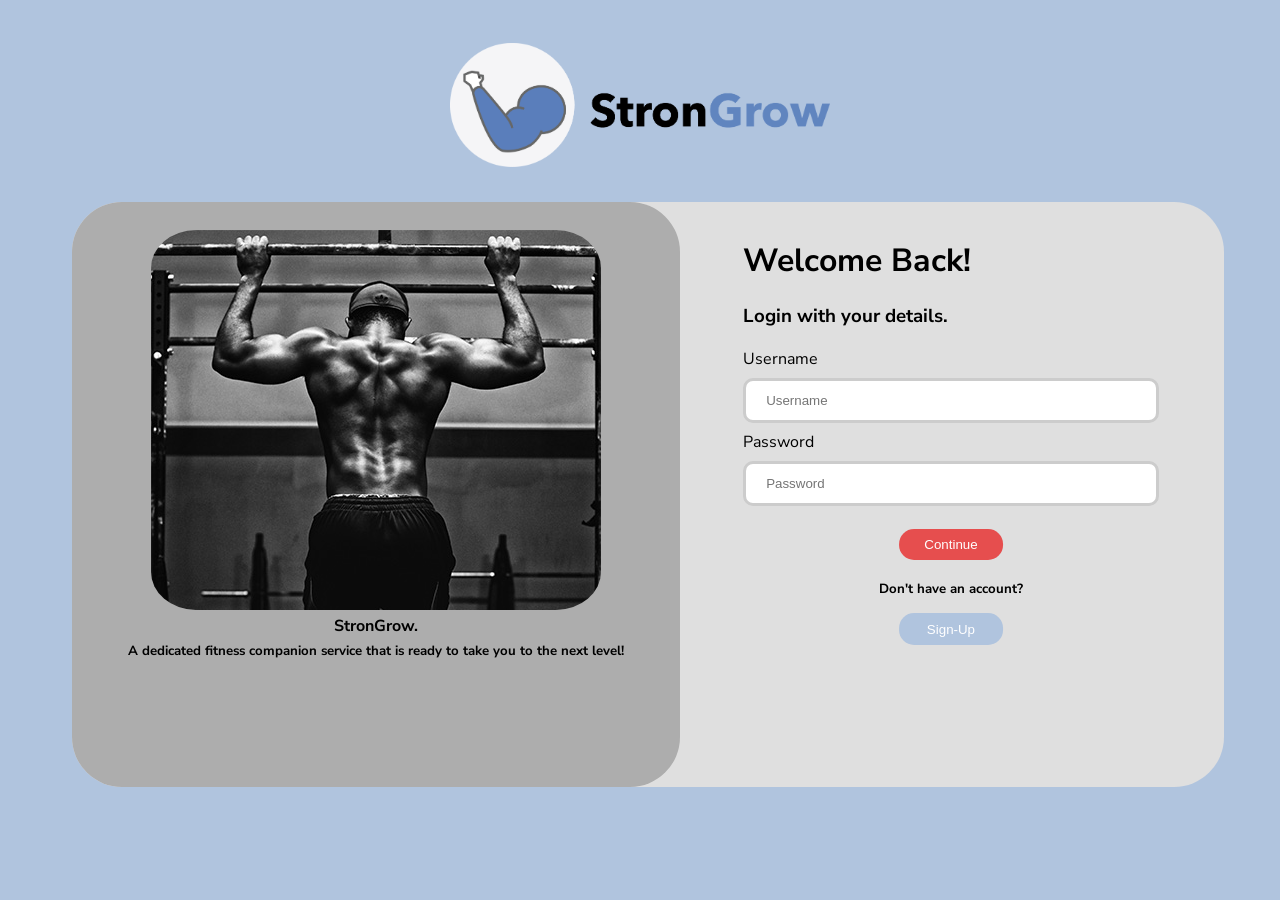
<file: index.html>
<!DOCTYPE html>
<html>

<head>
    <title>StronGrow</title>
    <link rel="stylesheet" href="LP style.css">
    <link href="https://fonts.googleapis.com/css?family=Nunito+Sans&display=swap" rel="stylesheet">
    <meta name="viewport" content="width=device-width, initial-scale=1.0">
</head>

<body>
    <header class="header">
        <img src="StronGrow Logo.png" alt="StronGrow Logo"/>
    </header>

    <div class="backgroundColour"></div>

    <div class="overview" id=change>
            <img src="LP pic.jpg" alt="weekly goals" class="image">
            <h4>StronGrow.</h4>
            <h5>A dedicated fitness companion service that is ready to take you to the next level!</h5>
    </div>

    <div class="sign-up">
        <h1>Hello There!</h1>
        <h3>Sign up for a specialised fitness program tailored to your needs!</h3>
        <form>
            Email Address</br>
            <input type="email" name="email" placeholder="name@email.com"><br>
            Confirm Email Address</br>
            <input type="email" name="confirmEmail" placeholder="name@email.com"><br>
            <input type="button" value="Continue" id="continue" onClick="location.href='S1 index.html'">
        </form>
        <h5>Already have an account?</h5>
        <input type="button" value="Login" id="loginButton" onclick= "moveToLogin()">
    </div>

    <div class="login">
        <h1>Welcome Back!</h1>
        <h3>Login with your details.</h3>
        <form>
            Username</br>
            <input type="input" name="username" placeholder="Username"><br>
            Password</br>
            <input type="password" name="password" placeholder="Password"><br>
            <input type="submit" value="Continue" id="continue">
        </form>
        <h5>Don't have an account?</h5>
        <input type="button" value="Sign-Up" id="signupButton" onclick= "moveToSignup()">
    </div>

    <div class="footer"></div>


    <script src="LP script.js"></script>
</body>

</html>
</file>
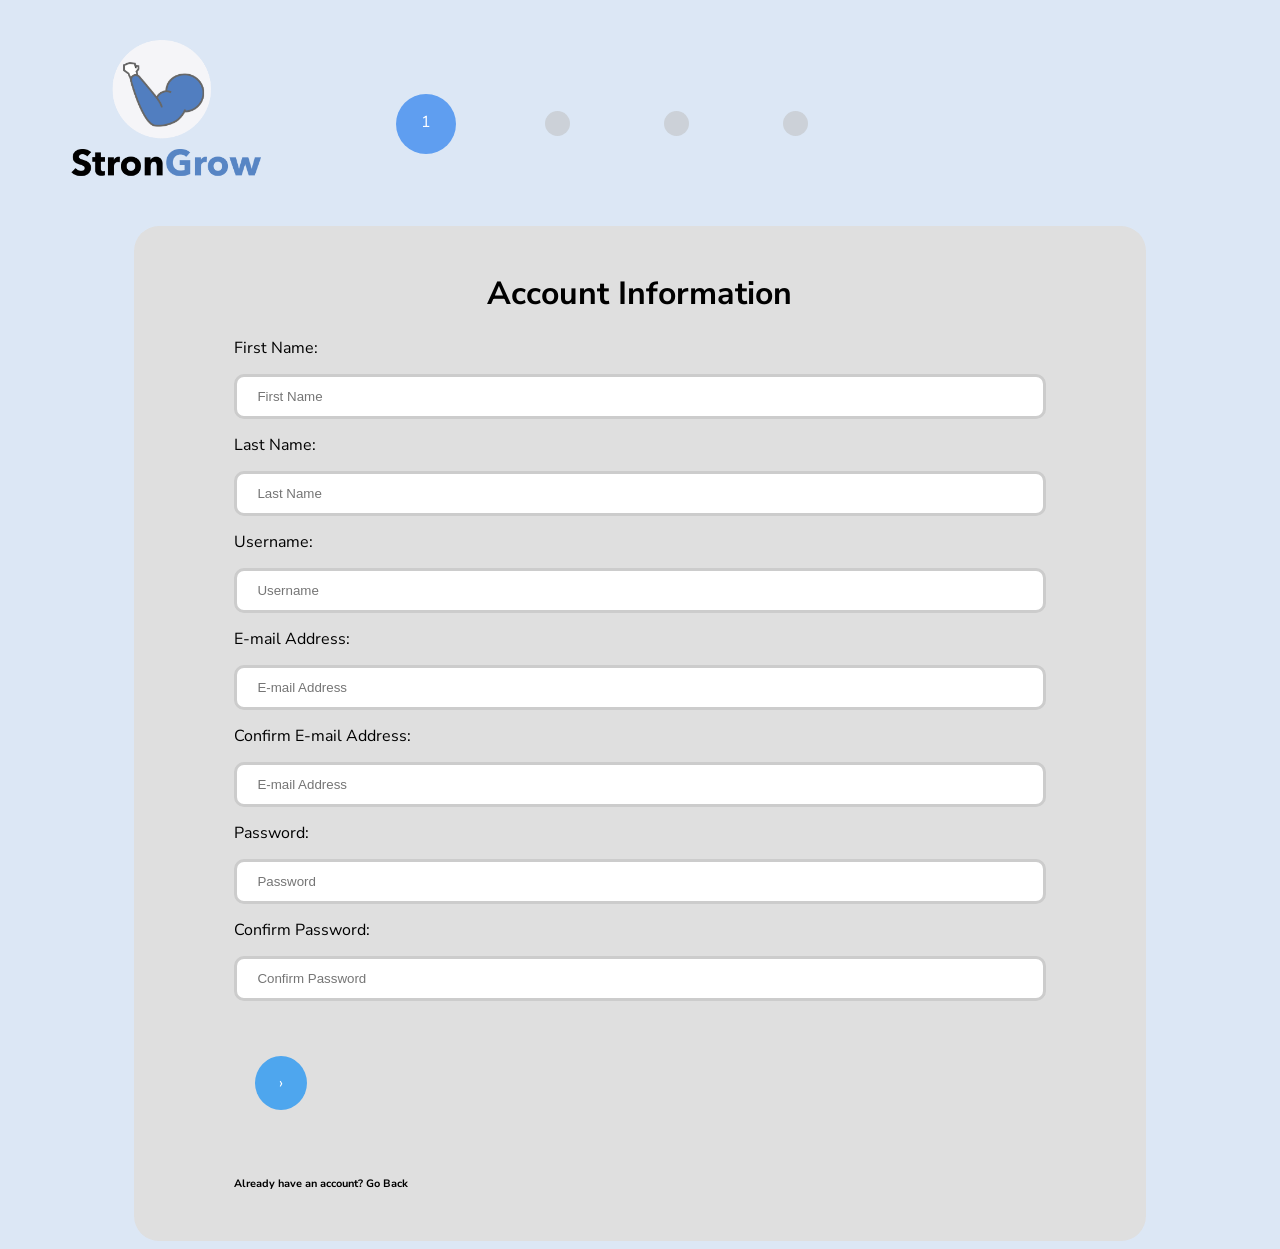
<file: S1 index.html>
<!DOCTYPE html>
<html>

<head>
    <title>StronGrow</title>
    <link rel="stylesheet" href="S1 style.css">
    <link href="https://fonts.googleapis.com/css?family=Nunito+Sans&display=swap" rel="stylesheet">
    <meta name="viewport" content="width=device-width, initial-scale=1.0">
</head>

<body>

    <header class="header">
        <img src="StronGrow Logo Bottom.png" alt="StronGrow Logo"/>
        <div class="steps">
            <span class="step1"> 1 </span>
            <span class="step"></span>
            <span class="step"></span>
            <span class="step"></span>
        </div>
    </header>

    <form class="infoForm">
            <h1>Account Information</h1>
            First Name:</br>
            <input type="input" name="fname" placeholder="First Name" oninput="this.className = '' "><br>
            Last Name:</br>
            <input type="input" name="lname" placeholder="Last Name" oninput="this.className = '' "><br>
            Username:</br>
            <input type="input" name="username" placeholder="Username" oninput="this.className = '' "><br>
            E-mail Address:</br>
            <input type="email"" name="email" placeholder="E-mail Address" oninput="this.className = '' "><br>
            Confirm E-mail Address:</br>
            <input type="email" name="email" placeholder="E-mail Address" oninput="this.className = '' "><br>
            Password:</br>
            <input type="password" name="password" placeholder="Password" oninput="this.className = '' "><br>
            Confirm Password:</br>
            <input type="password" name="password" placeholder="Confirm Password" oninput="this.className = '' "><br>
        <a href="#" id="nextBtn" class="next round" onClick="location.href='S2 index.html'">&#8250;</a>
        
        <h6 onclick="location.href='index.html'" >Already have an account? Go Back </h6>
    </form>

    <script src="S1 script.js"></script>
</body>

</html>
</file>
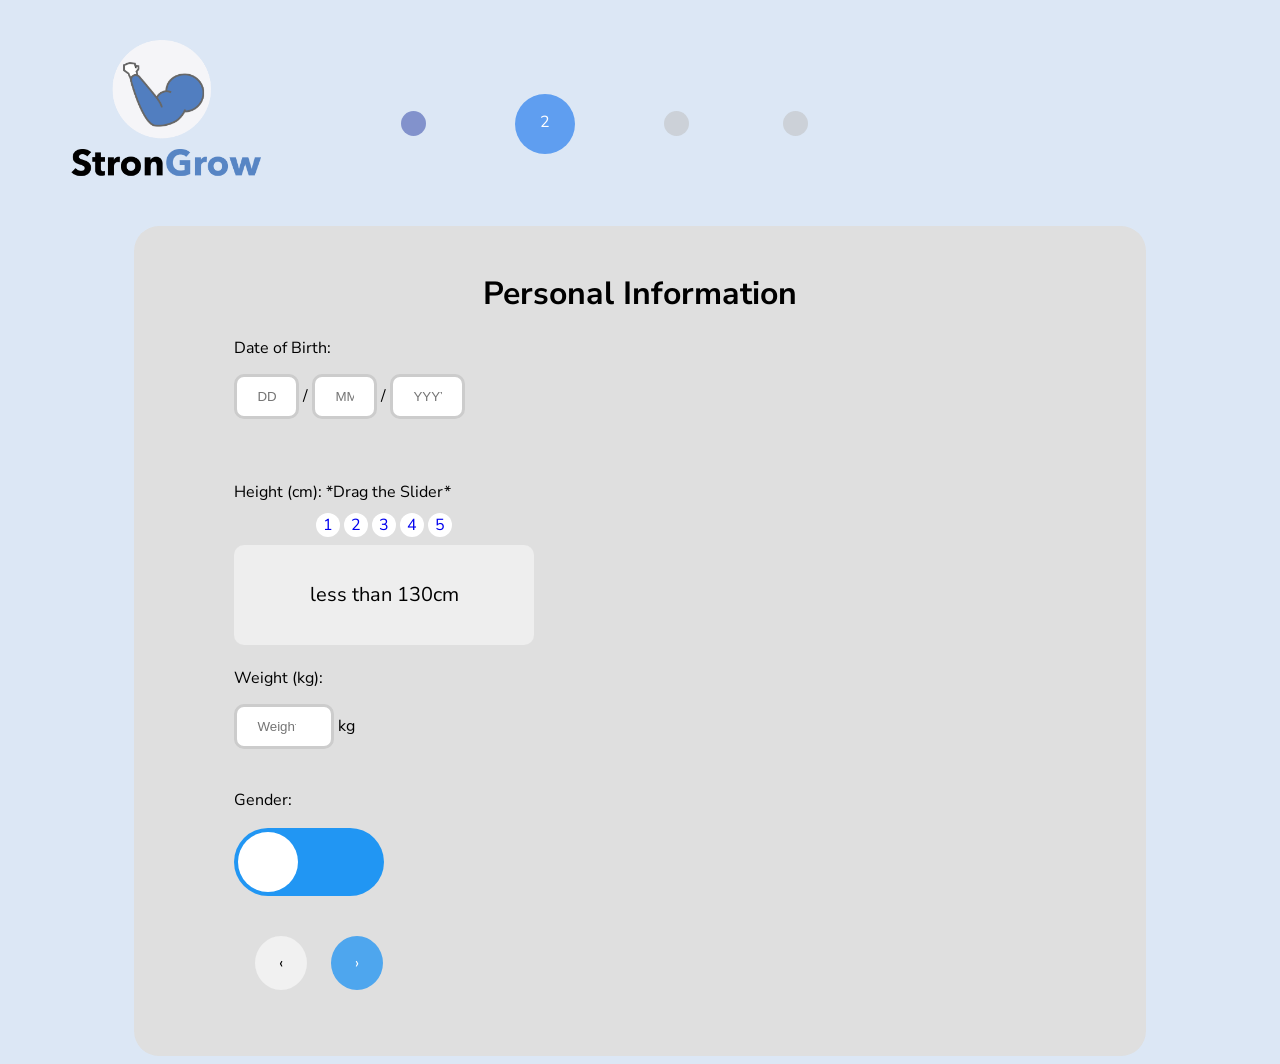
<file: S2 index.html>
<!DOCTYPE html>
<html>

<head>
    <title>StronGrow</title>
    <link rel="stylesheet" href="S2 style.css">
    <link href="https://fonts.googleapis.com/css?family=Nunito+Sans&display=swap" rel="stylesheet">
    <meta name="viewport" content="width=device-width, initial-scale=1.0">
</head>

<body>

    <header class="header">
        <img src="StronGrow Logo Bottom.png" alt="StronGrow Logo"/>
        <div class="steps">
            <span class="stepA"> </span>
            <span class="step1">2</span>
            <span class="step"></span>
            <span class="step"></span>
        </div>
    </header>

    <form class="infoForm">
            <h1>Personal Information</h1>
            Date of Birth:</br>
            <input type="input" name="day" placeholder="DD" oninput="this.className = '' "> / 
            <input type="input" name="month" placeholder="MM" oninput="this.className = '' "> / 
            <input type="input" id="year" name="year" placeholder="YYYY" oninput="this.className = '' ">
            <br></br>
            Height (cm):        *Drag the Slider*
            <div class="slider">
                    <a href="#slide-1">1</a>
                    <a href="#slide-2">2</a>
                    <a href="#slide-3">3</a>
                    <a href="#slide-4">4</a>
                    <a href="#slide-5">5</a>
                  
                    <div class="slides">
                      <div id="slide-1">
                        less than 130cm
                      </div>
                      <div id="slide-2">
                        130-150 cm
                      </div>
                      <div id="slide-3">
                        150 - 170 cm
                      </div>
                      <div id="slide-4">
                        170 - 190 cm
                      </div>
                      <div id="slide-5">
                        more than 190cm
                      </div>
                    </div>
                  </div><br>
                  Weight (kg):</br>
            <input type="number" name="weight" placeholder="Weight" oninput="this.className = '' ">  kg<br>
            Gender:</br>
            <label class="switch">
                    <input type="checkbox">
                    <span class="sliders round"></span>
            </label>

            <div style="overflow:auto;">
                <a type="button" id="prevBtn" onclick="location.href='S1 index.html'">&#8249;</a>
                <a type="button" id="nextBtn" onclick="location.href='S3 index.html'">&#8250;</a>
            </div>
    </form>

    <script src="S1 script.js"></script>
</body>

</html>
</file>
<file: LP style.css>
* {
    box-sizing:border-box;
}

body {
    background-color: lightsteelblue;
    font-family: 'Nunito Sans', sans-serif;
    align-content: center;
}

.header img {
    display: block;
    width: 100%;
    margin: 1rem auto;
    padding-top: 1.5%;
    padding-left: 35%;
    padding-right: 35%;
    padding-bottom: 1.5%;
}

.backgroundColour {
    z-index: 0;
    position: absolute;
    max-width: 90%;
    max-height: 65%;
    width: 90%;
    height: 65%;
    border-radius: 50px;
    background:rgb(223, 223, 223);
    margin-left: 5%;
    margin-right: 5%;
    margin-bottom: 30px;
}

.image {
    display: block;
    margin-left: auto;
    margin-right: auto;
    margin-top: 2.5%;
    width: 450px;
    height: 380px;
    border-radius: 10%;
    max-width: 100%;
    background-size: cover;
  }
  

.login {
    position: relative;
    max-width: 40%;
    max-height:60%;
    width: 40%;
    height: 60%;
    z-index: 1;
    float: left;
    display: block;
    margin-left: 5%;
    margin-right: 5%;
    margin-bottom: 50px;
    padding-top: 15px;
    padding-left: 40px;
    padding-right: 50px;
}

.sign-up {
    position: relative;
    z-index: 1;
    float: left;
    max-width: 40%;
    max-height:60%;
    width: 40%;
    height: 60%;
    display: block;
    margin-left: 5%;
    margin-right: 5%;
    margin-bottom: 50px;
    padding-top: 15px;
    padding-left: 50px;
    padding-right: 40px;

}

.overview {
    position: absolute;
    z-index: 4;
    float: left;
    max-width: 47.5%;
    max-height: 65%;
    width: 47.5%;
    height: 65%;
    display: block;
    border-radius: 50px;
    background:rgb(173, 173, 173);
    margin-left: 5%;
    margin-right: 5%;
    margin-bottom: 50px;
    padding-top: 15px;
    padding-left: 50px;
    padding-right: 50px;
    transition-property: all;
    transition-duration: 0.5s;
    transition-timing-function: ease-in-out;
}

h5, h4{
    z-index: 1;
    text-align: center;
    margin-top: 5px;
    margin-bottom: 5px;
}

input[type= input] {
    z-index: 1;
    width: 100%;
    padding: 12px 20px;
    margin: 8px 0;
    display: inline-block;
    border: 3px solid #ccc;
    border-radius: 10px;
    box-sizing: border-box;
}

input[type= email] {
    z-index: 1;
    width: 100%;
    padding: 12px 20px;
    margin: 8px 0;
    display: inline-block;
    border: 3px solid #ccc;
    border-radius: 10px;
    box-sizing: border-box;
}

input[type= password] {
    z-index: 1;
    width: 100%;
    padding: 12px 20px;
    margin: 8px 0;
    display: inline-block;
    border: 3px solid #ccc;
    border-radius: 10px;
    box-sizing: border-box;
}

input[type=button] {
    z-index: 1;
    position: relative;
    left: 50%;
    transform: translateX(-50%);
    width: 25%;
    background-color: #E64E4E;
    color: white;
    padding: 2%;
    margin: 15px auto;
    border: none;
    border-radius: 15px;
    cursor: pointer;
  }

input[type=submit] {
    z-index: 1;
    position: relative;
    left: 50%;
    transform: translateX(-50%);
    width: 25%;
    background-color: #E64E4E;
    color: white;
    padding: 2%;
    margin: 15px auto;
    border: none;
    border-radius: 15px;
    cursor: pointer;
  }

  input[id=loginButton] {
    z-index: 1;
    position: relative;
    left: 50%;
    transform: translateX(-50%);
    width: 25%;
    background-color: lightsteelblue;
    color: white;
    padding: 2%; 
    margin-top: 10px;
    margin-bottom: 5px;
    border: none;
    border-radius: 15px;
    cursor: pointer;
  }

  input[id=signupButton] {
    z-index: 1;
    position: relative;
    left: 50%;
    transform: translateX(-50%);
    width: 25%;
    background-color: lightsteelblue;
    color: white;
    padding-top: 2%; 
    padding-bottom: 2%;
    margin-top: 10px;
    margin-bottom: 5px;
    border: none;
    border-radius: 15px;
    cursor: pointer;
  }

input[type=submit]:hover {
    z-index: 1;
    background-color: rgb(218, 44, 0);
    transition: 0.5s;
}

input[type=button]:hover {
    z-index: 1;
    background-color: #E64E4E;
    transition: 0.5s;
}

input[type=input]:focus {
    z-index: 1;
    border: 3px solid lightskyblue;
    outline: none;
    transition: 1s;
}

input[type=email]:focus {
    z-index: 1;
    border: 3px solid lightskyblue;
    outline: none;
    transition: 1s;
}

input[type=password]:focus {
    z-index: 1;
    border: 3px solid lightskyblue;
    outline: none;
    transition: 1s;
}


@media only screen and (max-width: 768px) {
    h1 {
        font-size:20px;
    }
    h4 {
        font-size: 20px;
        z-index: 1;
        text-align: center;
        margin-top: 5px;
        margin-bottom: 5px;
    }
    h5 {
        font-size: 10px;
    }

    h3 {
        font-size: 10px;
    }

    input[type=button] {
        z-index: 1;
        position: relative;
        left: 50%;
        transform: translateX(-50%);
        width: 55px;
        background-color: #E64E4E;
        color: white;
        padding: 2%;
        margin: 15px auto;
        border: none;
        border-radius: 15px;
        cursor: pointer;
      }
    
    input[type=submit] {
        z-index: 1;
        position: relative;
        left: 50%;
        transform: translateX(-50%);
        width: 55px;
        background-color: #E64E4E;
        color: white;
        padding: 2%;
        margin: 15px auto;
        border: none;
        border-radius: 15px;
        cursor: pointer;
      }
    
      input[id=loginButton] {
        z-index: 1;
        position: relative;
        left: 50%;
        transform: translateX(-50%);
        width: 55px;
        background-color: lightsteelblue;
        color: white;
        padding: 2%; 
        margin-top: 10px;
        margin-bottom: 5px;
        border: none;
        border-radius: 15px;
        cursor: pointer;
      }
    
      input[id=signupButton] {
        z-index: 1;
        position: relative;
        left: 50%;
        transform: translateX(-50%);
        width: 55px;
        background-color: lightsteelblue;
        color: white;
        padding-top: 2%; 
        padding-bottom: 2%;
        margin-top: 10px;
        margin-bottom: 5px;
        border: none;
        border-radius: 15px;
        cursor: pointer;
      }

      .image {
        margin-top: 100%;
        display: block;
        width: 450px;
        height: auto;
        border-radius: 10%;
        max-width: 100%;
        background-size: cover;
      }
}
</file>
<file: S1 style.css>
* {
    box-sizing:border-box;
}

body {
    background-color: rgb(220, 231, 245);
    font-family: 'Nunito Sans', sans-serif;
    align-content: center;
}

h1 {
    text-align: center;
}


.header img {
    position: relative;
    width: 20%;
    height: 20%;
    float: left;
    display: block;
    margin-left: 2.5%;
    margin-bottom: 2.5%;
    padding-top: 2.5%;
    padding-left: 2.5%;
    padding-right: 2.5%;
}

.header div {
    position: relative;
    float: left;
    text-align: center;
    margin-top: 5%;
    margin-right: 2.5%;
    margin-bottom: 2.5%;
    padding-top: 2.5%;
    padding-left: 5%;
    padding-right: 5%;
    padding-bottom: 2.5%;
}

.step1 {
    height: 60px;
    width: 60px;
    margin: 0 40px;
    background-color: #5f9ef0;
    border: none;  
    border-radius: 50%;
    display: inline-block;
    color: white;
    text-align: center;
    padding-top: 3.5%;
    transform: translateY(-15%);
}

.step {
    height: 25px;
    width: 25px;
    margin: 0 45px;
    background-color: #bbbbbb;
    border: none;  
    border-radius: 50%;
    display: inline-block;
    opacity: 0.5;
}

a {
    margin-top: 5%;
    margin-left: 2.5%;
    margin-bottom: 5%;
    align-content: center;
    text-decoration: none;
    display: inline-block;
    padding: 16px 24px;
  }
  
h6:hover {
    color: darkblue;
    transition: 0.5s;
    text-decoration: underline;
}

a:hover {
    background-color: rgb(211, 33, 33);
    color: black;
    transition: 0.5s;
  }
  
.previous {
    background-color: #f1f1f1;
    color: black;
  }
  
.next {
    background-color: rgb(78, 166, 238);
    color: white;
  }
  
.round {
    border-radius: 50%;
}

.infoForm {
    float: left;
    display: block;
    margin-left: 10%;
    margin-right: 10%;
    border-radius: 25px;
    background:rgb(223, 223, 223);
    padding-top: 25px;
    padding-left: 100px;
    padding-right: 100px;
    padding-bottom: 25px;
    min-width: 300px;
    max-width: 80%;
    width: 80%;
}

input[type= input] {
    width: 100%;
    padding: 12px 20px;
    margin: 15px 0;
    display: inline-block;
    border: 3px solid #ccc;
    border-radius: 10px;
    box-sizing: border-box;
}

input[type= email] {
    width: 100%;
    padding: 12px 20px;
    margin: 15px 0;
    display: inline-block;
    border: 3px solid #ccc;
    border-radius: 10px;
    box-sizing: border-box;
}

input[type= password] {
    width: 100%;
    padding: 12px 20px;
    margin: 15px 0;
    display: inline-block;
    border: 3px solid #ccc;
    border-radius: 10px;
    box-sizing: border-box;
}

input[type=input]:focus {
    z-index: 1;
    border: 3px solid lightskyblue;
    outline: none;
    transition: 1s;
}

input[type=email]:focus {
    z-index: 1;
    border: 3px solid lightskyblue;
    outline: none;
    transition: 1s;
}

input[type=password]:focus {
    z-index: 1;
    border: 3px solid lightskyblue;
    outline: none;
    transition: 1s;
}

input.invalid {
    background-color: #ffdddd;
  }

  @media only screen and (max-width: 768px) {
    h1 {
        font-size:20px;
    }
    h4 {
        font-size: 20px;
        z-index: 1;
        text-align: center;
        margin-top: 5px;
        margin-bottom: 5px;
    }
    h5 {
        font-size: 10px;
    }

    h3 {
        font-size: 10px;
    }

    input[type=button] {
        z-index: 1;
        position: relative;
        left: 50%;
        transform: translateX(-50%);
        width: 55px;
        background-color: #E64E4E;
        color: white;
        padding: 2%;
        margin: 15px auto;
        border: none;
        border-radius: 15px;
        cursor: pointer;
      }
    
    input[type=submit] {
        z-index: 1;
        position: relative;
        left: 50%;
        transform: translateX(-50%);
        width: 55px;
        background-color: #E64E4E;
        color: white;
        padding: 2%;
        margin: 15px auto;
        border: none;
        border-radius: 15px;
        cursor: pointer;
      }
    
      input[id=loginButton] {
        z-index: 1;
        position: relative;
        left: 50%;
        transform: translateX(-50%);
        width: 55px;
        background-color: lightsteelblue;
        color: white;
        padding: 2%; 
        margin-top: 10px;
        margin-bottom: 5px;
        border: none;
        border-radius: 15px;
        cursor: pointer;
      }
    
      input[id=signupButton] {
        z-index: 1;
        position: relative;
        left: 50%;
        transform: translateX(-50%);
        width: 55px;
        background-color: lightsteelblue;
        color: white;
        padding-top: 2%; 
        padding-bottom: 2%;
        margin-top: 10px;
        margin-bottom: 5px;
        border: none;
        border-radius: 15px;
        cursor: pointer;
      }

      .image {
        margin-top: 100%;
        display: block;
        width: 450px;
        height: auto;
        border-radius: 10%;
        max-width: 100%;
        background-size: cover;
      }

      .step1 {
        height: 50px;
        width: 50px;
        margin-right: 20px;
        background-color: #5f9ef0;
        border: none;  
        border-radius: 50%;
        display: inline-block;
        color: white;
        text-align: center;
        padding-top: 3.5%;
        transform: translateY(-15%);
    }
    
    .step {
        height: 25px;
        width: 25px;
        margin-right: 30px;
        background-color: #bbbbbb;
        border: none;  
        border-radius: 50%;
        display: inline-block;
        opacity: 0.5;
    }

        .header img {
            display: block;
            width: 40%;
            height: auto;
            border-radius: 10%;
            margin-left:30%;
            margin-right:auto;
            margin-bottom:1%;
            margin-top:5%;
        }
}
</file>
<file: S2 style.css>
* {
    box-sizing:border-box;
}

body {
    background-color: rgb(220, 231, 245);
    font-family: 'Nunito Sans', sans-serif;
    align-content: center;
}

h1 {
    text-align: center;
}

.header img {
  position: relative;
  width: 20%;
  height: 20%;
  float: left;
  display: block;
  margin-left: 2.5%;
  margin-bottom: 2.5%;
  padding-top: 2.5%;
  padding-left: 2.5%;
  padding-right: 2.5%;
}

.header div {
  position: relative;
  float: left;
  text-align: center;
  margin-top: 5%;
  margin-right: 2.5%;
  margin-bottom: 2.5%;
  padding-top: 2.5%;
  padding-left: 5%;
  padding-right: 5%;
  padding-bottom: 2.5%;
}

.step1 {
  height: 60px;
  width: 60px;
  margin: 0 40px;
  background-color: #5f9ef0;
  border: none;  
  border-radius: 50%;
  display: inline-block;
  color: white;
  text-align: center;
  padding-top: 3.5%;
  transform: translateY(-15%);
}

.step {
  height: 25px;
  width: 25px;
  margin: 0 45px;
  background-color: #bbbbbb;
  border: none;  
  border-radius: 50%;
  display: inline-block;
  opacity: 0.5;
}

.stepA {
    height: 25px;
    width: 25px;
    margin: 0 45px;
    background-color: #273da3;
    border: none;  
    border-radius: 50%;
    display: inline-block;
    opacity: 0.5;
}


#prevBtn:hover {
    background-color: rgb(211, 33, 33);
    color: black;
    transition: 0.5s;
  }

#nextBtn:hover {
    background-color: rgb(211, 33, 33);
    color: black;
    transition: 0.5s;
  }

#prevBtn {
    background-color: #f1f1f1;
    color: black;
    margin-top: 5%;
    margin-left: 2.5%;
    margin-bottom: 5%;
    align-content: center;
    text-decoration: none;
    display: inline-block;
    padding: 16px 24px;
    border-radius: 50%;
  }
  
#nextBtn {
    background-color: rgb(78, 166, 238);
    color: white;
    margin-top: 5%;
    margin-left: 2.5%;
    margin-bottom: 5%;
    align-content: center;
    text-decoration: none;
    display: inline-block;
    padding: 16px 24px;
    border-radius: 50%;
  }

.infoForm {
    float: left;
    display: block;
    margin-left: 10%;
    margin-right: 10%;
    border-radius: 25px;
    background:rgb(223, 223, 223);
    padding-top: 25px;
    padding-left: 100px;
    padding-right: 100px;
    padding-bottom: 25px;
    min-width: 300px;
    max-width: 80%;
    width: 80%;
}

.slider {
    width: 300px;
    min-width: 150px;
    text-align: center;
    overflow: hidden;
    margin-top:10px;
  }
  
.slides {
    display: flex; 
    overflow-x: auto;
    scroll-snap-type: x mandatory;
    scroll-behavior: smooth;
    -webkit-overflow-scrolling: touch;
  }

  .slides::-webkit-scrollbar {
    width: 5px;
    height: 10px;
  }
  .slides::-webkit-scrollbar-thumb {
    background: black;
    border-radius: 10px;
  }
  .slides::-webkit-scrollbar-track {
    background: transparent;
  }
  .slides > div {
    scroll-snap-align: start;
    flex-shrink: 0;
    min-width: 150px;
    width: 300px;
    height: 100px;
    margin-right: 5%;
    border-radius: 10px;
    background: #eee;
    transform: scale(1);
    transition: transform 0.5s;
    position: relative;
    
    display: flex;
    justify-content: center;
    align-items: center;
    font-size: 20px;
  }

  .author-info {
    background: rgba(0, 0, 0, 0.75);
    color: white;
    padding: 0.75rem;
    text-align: center;
    position: absolute;
    bottom: 0;
    left: 0;
    width: 100%;
    margin: 0;

  }
  .author-info a {
    color: white;
  }

  img {
    object-fit: cover;
    position: absolute;
    top: 0;
    left: 0;
    width: 100%;
    height: 100%;
  }
  
  .slider > a {
    display: inline-flex;
    width: 1.5rem;
    height: 1.5rem;
    background: white;
    text-decoration: none;
    align-items: center;
    justify-content: center;
    border-radius: 50%;
    margin: 0 0 0.5rem 0;
    position: relative;
    margin-bottom: 2.5%;
  }
  .slider > a:active {
    top: 1px;
  }
  .slider > a:focus {
    background: #000;
  }
  
input[type= input] {
    width: 65px;
    padding: 12px 20px;
    margin: 15px 0;
    display: inline-block;
    border: 3px solid #ccc;
    border-radius: 10px;
    box-sizing: border-box;
    margin-bottom:5%;
}

#year {
    width: 75px;
    padding: 12px 20px;
    margin: 15px 0;
    display: inline-block;
    border: 3px solid #ccc;
    border-radius: 10px;
    box-sizing: border-box;
    margin-bottom:5%;
}

input[type= number] {
    width: 100px;
    padding: 12px 20px;
    margin: 15px 0;
    display: inline-block;
    border: 3px solid #ccc;
    border-radius: 10px;
    box-sizing: border-box;
    margin-bottom:5%;
}

input[type=input]:focus {
    z-index: 1;
    border: 3px solid lightskyblue;
    outline: none;
    transition: 1s;
}

input[type=number]:focus {
    z-index: 1;
    border: 3px solid lightskyblue;
    outline: none;
    transition: 1s;
}

input.invalid {
    background-color: #ffdddd;
  }

.switch {
    position: relative;
    display: inline-block;
    width: 150px;
    height: 68px;
    margin-top: 2%;
  }
  
.switch input { 
    opacity: 0;
    width: 0;
    height: 0;
  }
  
.sliders.round {
    position: absolute;
    cursor: pointer;
    top: 0;
    left: 0;
    right: 0;
    bottom: 0;
    background-color: #2196F3;
    -webkit-transition: .4s;
    transition: .4s;
    border-radius: 34px;
  }
  
.sliders.round:before {
    position: absolute;
    content: "";
    height: 60px;
    width: 60px;
    left: 4px;
    bottom: 4px;
    background-color: white;
    -webkit-transition: .4s;
    transition: .4s;
    border-radius: 50%;
  }
  
input[type=checkbox]:checked + .sliders {
    background-color: pink;
  }
  
input[type=checkbox]:checked + .sliders:before {
    transform: translateX(80px);
}

.sliders.round {
    border-radius: 34px;
  }
  
.sliders.round:before {
    border-radius: 50%;
  }

  @media only screen and (max-width: 768px) {

h1 {
        font-size:20px;
    }
    h4 {
        font-size: 20px;
        z-index: 1;
        text-align: center;
        margin-top: 5px;
        margin-bottom: 5px;
    }
    h5 {
        font-size: 10px;
    }

    h3 {
        font-size: 10px;
    }

    input[type=button] {
        z-index: 1;
        position: relative;
        left: 50%;
        transform: translateX(-50%);
        width: 55px;
        background-color: #E64E4E;
        color: white;
        padding: 2%;
        margin: 15px auto;
        border: none;
        border-radius: 15px;
        cursor: pointer;
      }
    
    input[type=submit] {
        z-index: 1;
        position: relative;
        left: 50%;
        transform: translateX(-50%);
        width: 55px;
        background-color: #E64E4E;
        color: white;
        padding: 2%;
        margin: 15px auto;
        border: none;
        border-radius: 15px;
        cursor: pointer;
      }
    
      input[id=loginButton] {
        z-index: 1;
        position: relative;
        left: 50%;
        transform: translateX(-50%);
        width: 55px;
        background-color: lightsteelblue;
        color: white;
        padding: 2%; 
        margin-top: 10px;
        margin-bottom: 5px;
        border: none;
        border-radius: 15px;
        cursor: pointer;
      }
    
      input[id=signupButton] {
        z-index: 1;
        position: relative;
        left: 50%;
        transform: translateX(-50%);
        width: 55px;
        background-color: lightsteelblue;
        color: white;
        padding-top: 2%; 
        padding-bottom: 2%;
        margin-top: 10px;
        margin-bottom: 5px;
        border: none;
        border-radius: 15px;
        cursor: pointer;
      }

      .image {
        margin-top: 100%;
        display: block;
        width: 450px;
        height: auto;
        border-radius: 10%;
        max-width: 100%;
        background-size: cover;
      }

      .step1 {
        height: 50px;
        width: 50px;
        margin-right: 20px;
        background-color: #5f9ef0;
        border: none;  
        border-radius: 50%;
        display: inline-block;
        color: white;
        text-align: center;
        padding-top: 3.5%;
        transform: translateY(-15%);
    }
    
    .step {
        height: 25px;
        width: 25px;
        margin-right: 30px;
        background-color: #bbbbbb;
        border: none;  
        border-radius: 50%;
        display: inline-block;
        opacity: 0.5;
    }

    .stepA {
      height: 25px;
      width: 25px;
      margin-right: 30px;
      background-color: #273da3;
      border: none;  
      border-radius: 50%;
      display: inline-block;
      opacity: 0.5;
  }

        .header img {
            display: block;
            width: 40%;
            height: auto;
            border-radius: 10%;
            margin-left:30%;
            margin-right:auto;
            margin-bottom:1%;
            margin-top:5%;
        }
        .infoForm {
          float: left;
          display: block;
          margin-left: 10%;
          margin-right: 10%;
          border-radius: 25px;
          background:rgb(223, 223, 223);
          padding-top: 25px;
          padding-left: 50px;
          padding-right: 50px;
          padding-bottom: 25px;
          min-width: 300px;
          max-width: 80%;
          width: 80%;
      }

      .sliders {
        margin-bottom:5%;
        height: 68px
      }

      }
</file>
